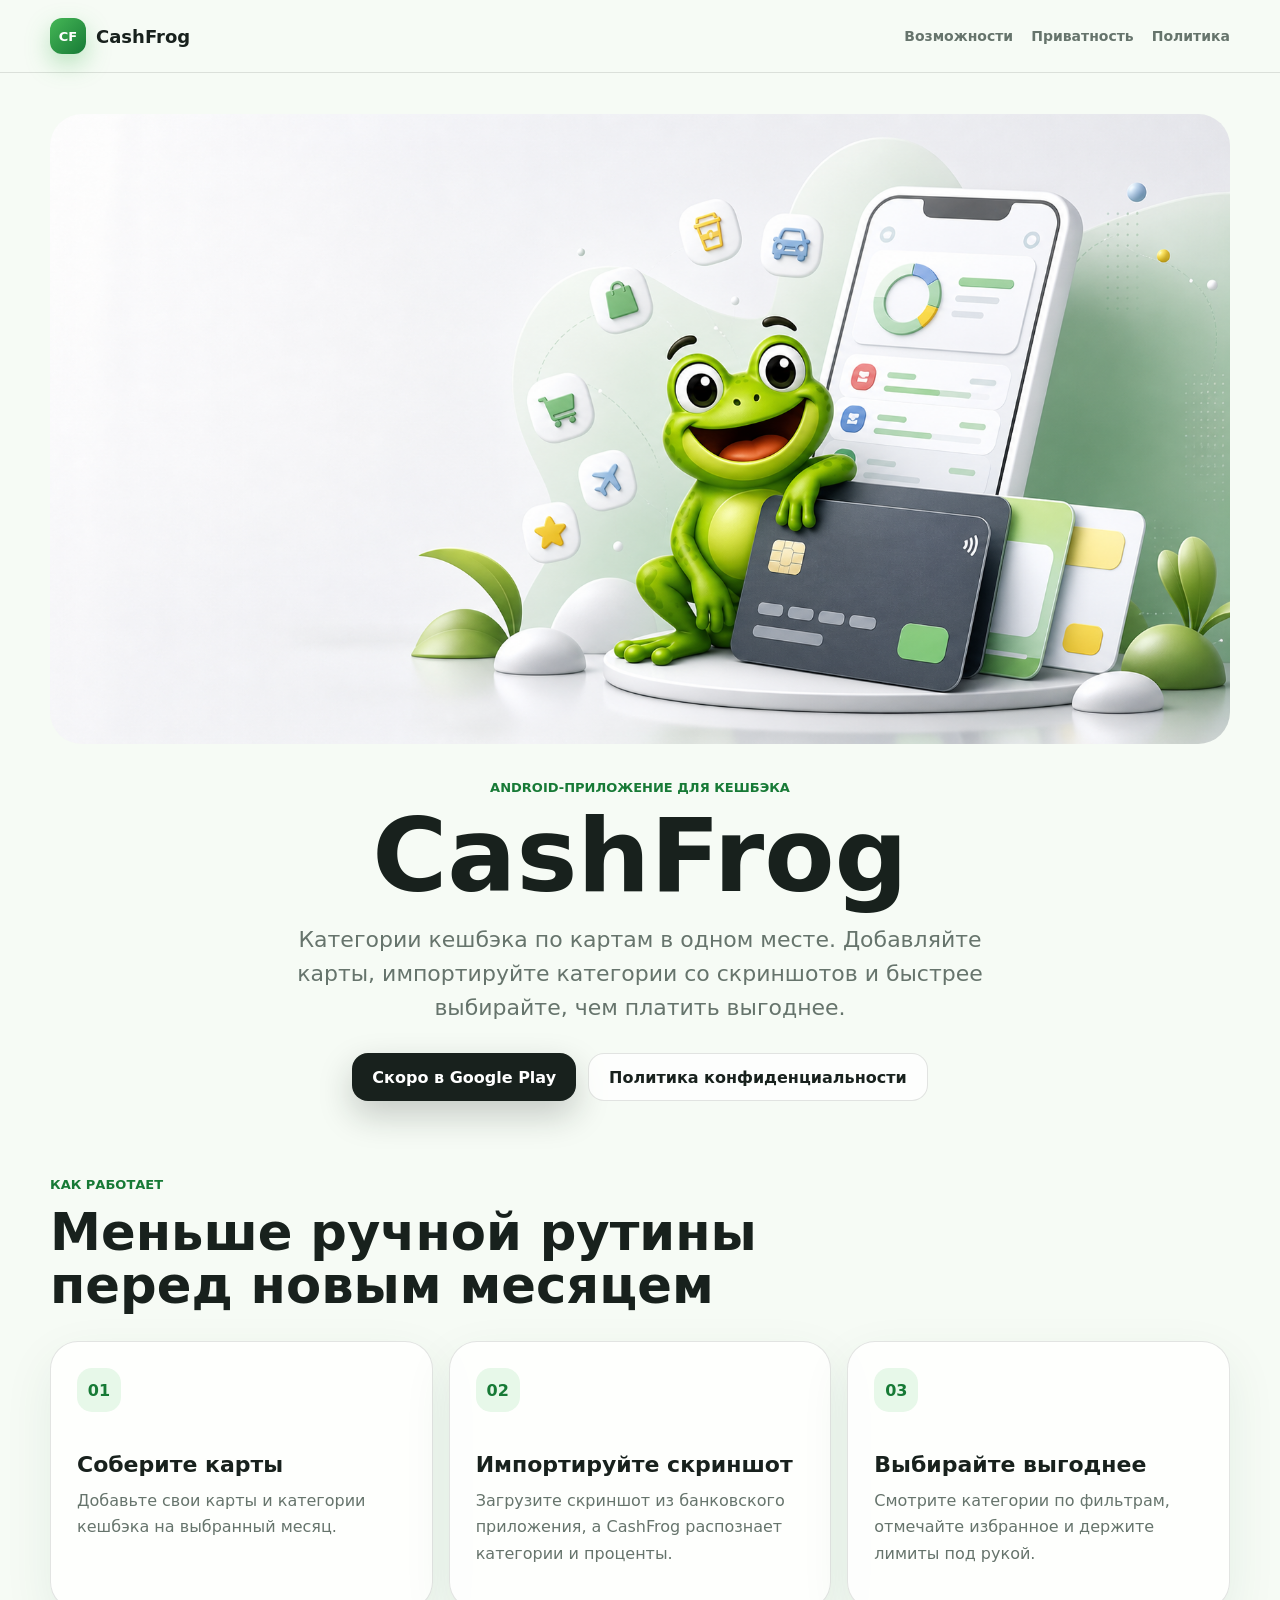
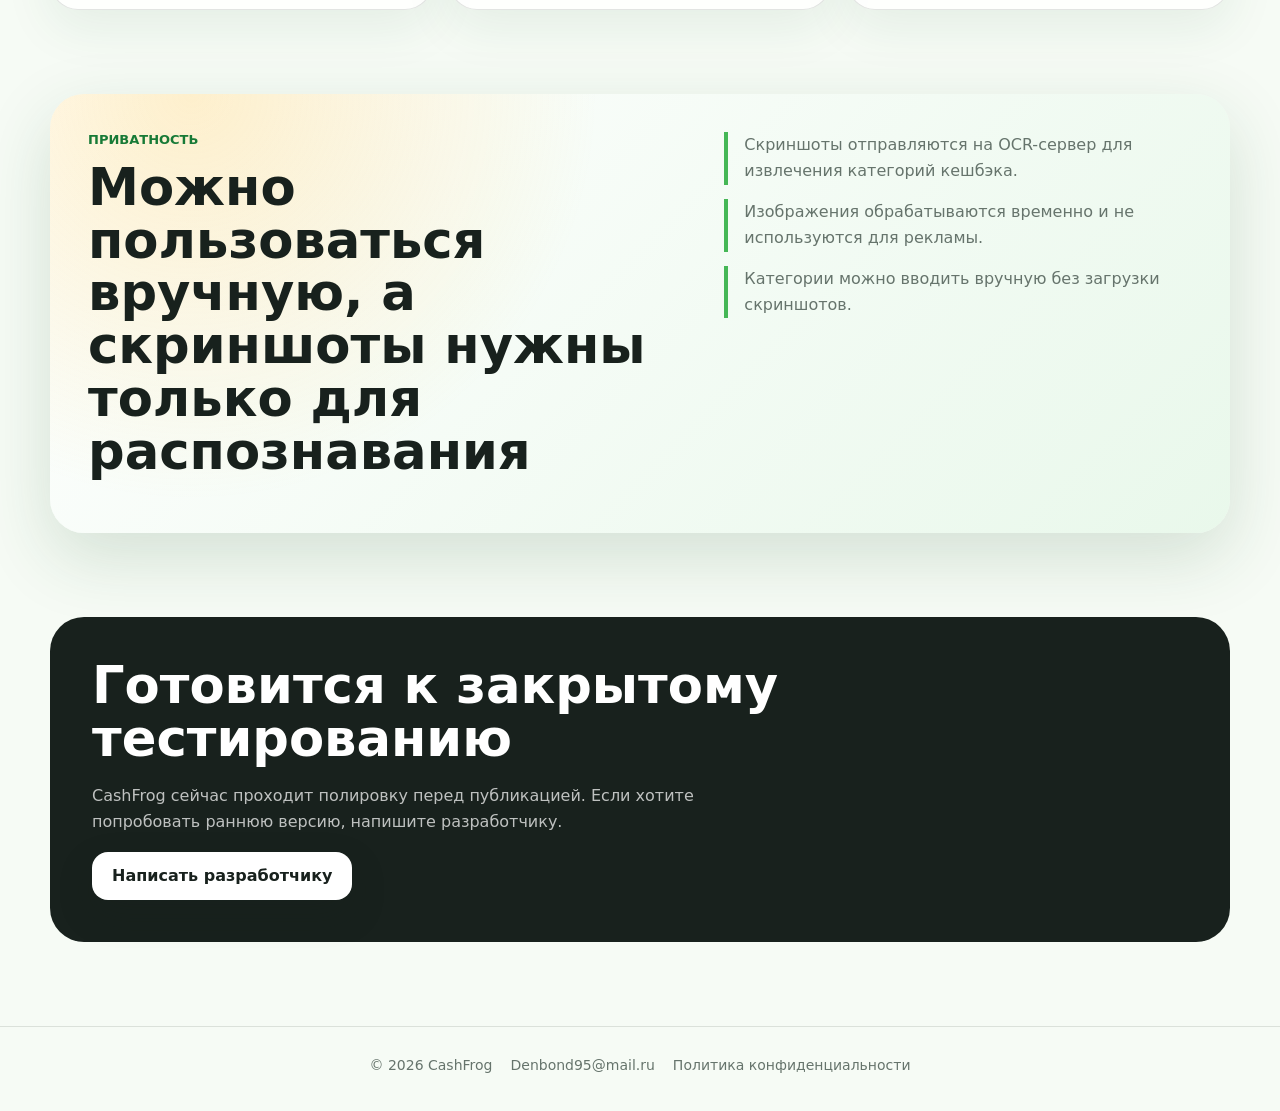
<file: index.html>
<!doctype html>
<html lang="ru">
<head>
  <meta charset="utf-8">
  <meta name="viewport" content="width=device-width, initial-scale=1">
  <meta name="description" content="CashFrog помогает хранить категории кешбэка по картам и выбирать выгодную карту для покупок.">
  <title>CashFrog — категории кешбэка по картам</title>
  <link rel="stylesheet" href="styles.css">
</head>
<body>
  <header class="site-header">
    <a class="brand" href="./" aria-label="CashFrog">
      <span class="brand-mark">CF</span>
      <span>CashFrog</span>
    </a>
    <nav class="nav" aria-label="Навигация">
      <a href="#features">Возможности</a>
      <a href="#privacy">Приватность</a>
      <a href="privacy.html">Политика</a>
    </nav>
  </header>

  <main>
    <section class="hero">
      <div class="hero-art" aria-hidden="true">
        <img src="assets/hero-cashfrog.png" alt="">
      </div>
      <div class="hero-copy">
        <p class="eyebrow">Android-приложение для кешбэка</p>
        <h1>CashFrog</h1>
        <p class="lead">Категории кешбэка по картам в одном месте. Добавляйте карты, импортируйте категории со скриншотов и быстрее выбирайте, чем платить выгоднее.</p>
        <div class="actions">
          <a class="button primary" href="#release">Скоро в Google Play</a>
          <a class="button secondary" href="privacy.html">Политика конфиденциальности</a>
        </div>
      </div>
    </section>

    <section class="section" id="features">
      <div class="section-heading">
        <p class="eyebrow">Как работает</p>
        <h2>Меньше ручной рутины перед новым месяцем</h2>
      </div>
      <div class="feature-grid">
        <article class="feature">
          <span class="feature-icon">01</span>
          <h3>Соберите карты</h3>
          <p>Добавьте свои карты и категории кешбэка на выбранный месяц.</p>
        </article>
        <article class="feature">
          <span class="feature-icon">02</span>
          <h3>Импортируйте скриншот</h3>
          <p>Загрузите скриншот из банковского приложения, а CashFrog распознает категории и проценты.</p>
        </article>
        <article class="feature">
          <span class="feature-icon">03</span>
          <h3>Выбирайте выгоднее</h3>
          <p>Смотрите категории по фильтрам, отмечайте избранное и держите лимиты под рукой.</p>
        </article>
      </div>
    </section>

    <section class="privacy-band" id="privacy">
      <div>
        <p class="eyebrow">Приватность</p>
        <h2>Можно пользоваться вручную, а скриншоты нужны только для распознавания</h2>
      </div>
      <div class="privacy-points">
        <p>Скриншоты отправляются на OCR-сервер для извлечения категорий кешбэка.</p>
        <p>Изображения обрабатываются временно и не используются для рекламы.</p>
        <p>Категории можно вводить вручную без загрузки скриншотов.</p>
      </div>
    </section>

    <section class="release" id="release">
      <h2>Готовится к закрытому тестированию</h2>
      <p>CashFrog сейчас проходит полировку перед публикацией. Если хотите попробовать раннюю версию, напишите разработчику.</p>
      <a class="button primary" href="mailto:Denbond95@mail.ru">Написать разработчику</a>
    </section>
  </main>

  <footer class="site-footer">
    <span>© 2026 CashFrog</span>
    <a href="mailto:Denbond95@mail.ru">Denbond95@mail.ru</a>
    <a href="privacy.html">Политика конфиденциальности</a>
  </footer>
</body>
</html>
</file>
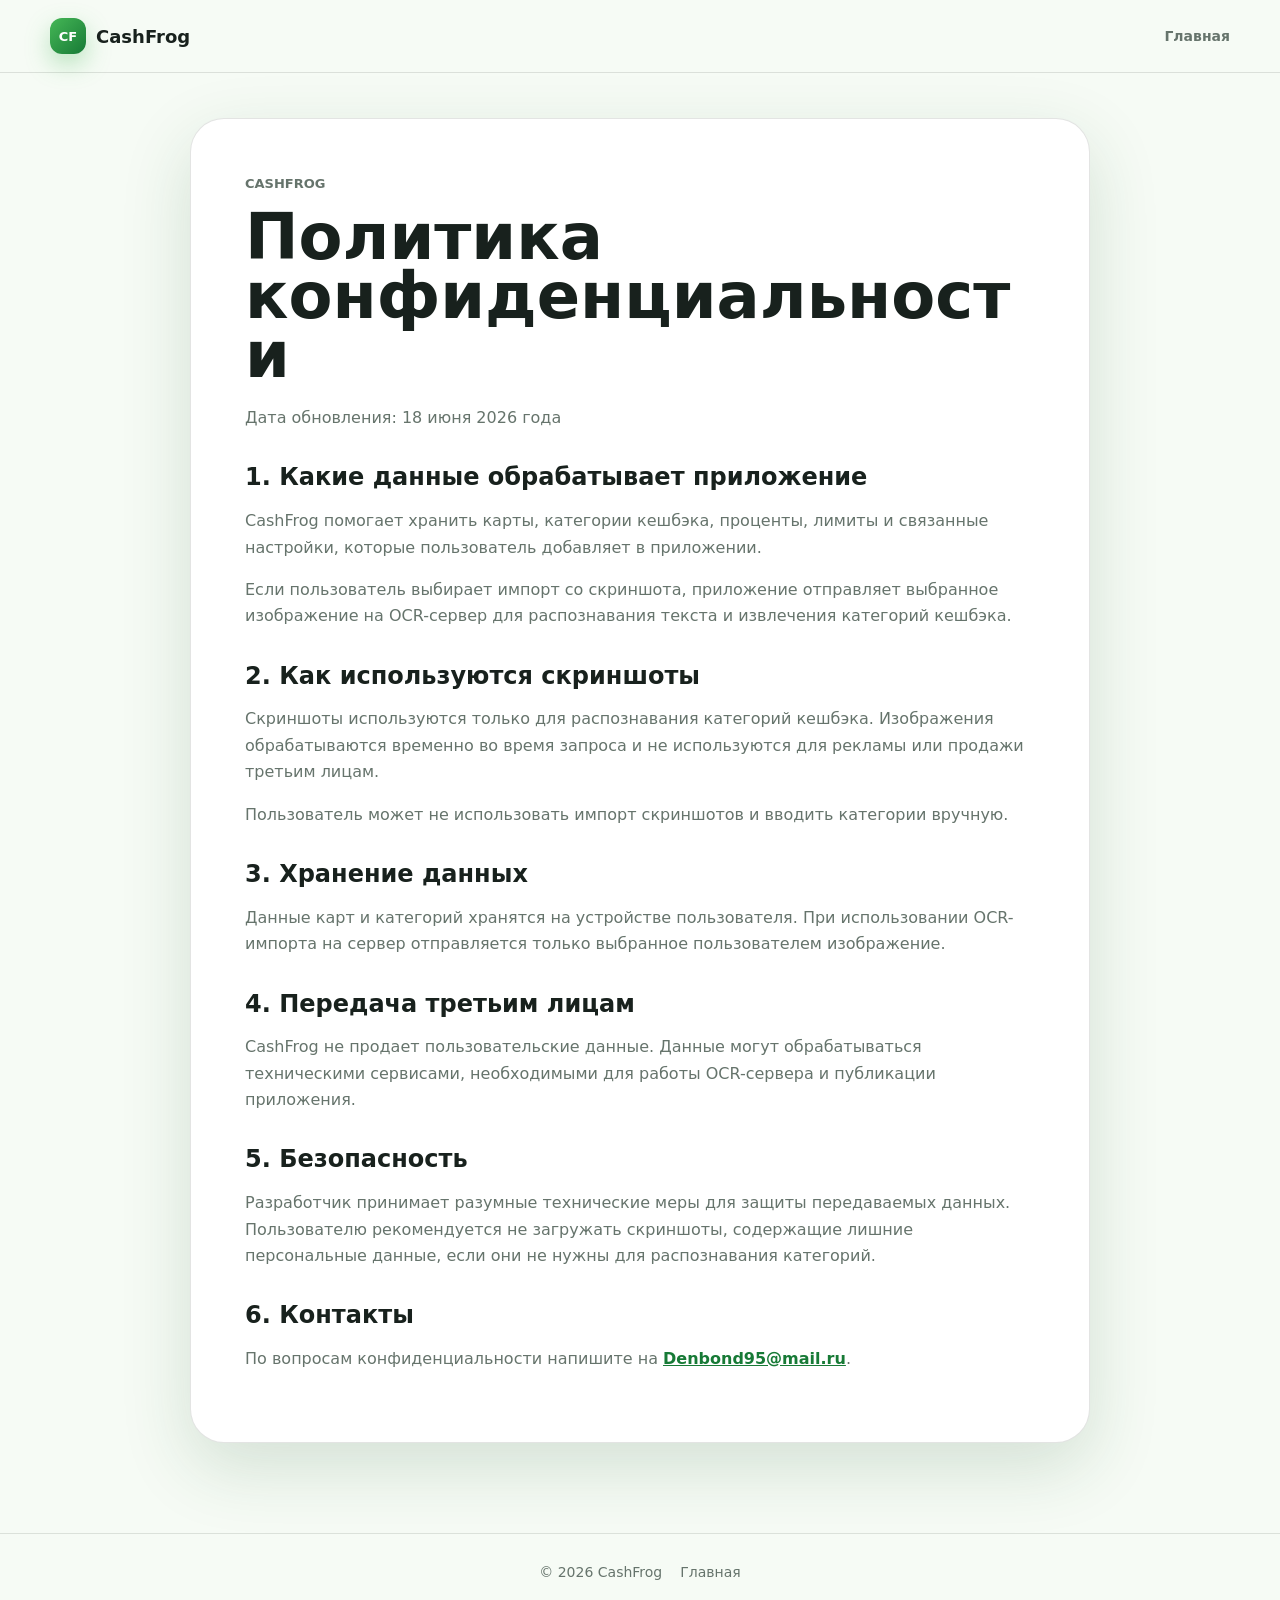
<file: privacy.html>
<!doctype html>
<html lang="ru">
<head>
  <meta charset="utf-8">
  <meta name="viewport" content="width=device-width, initial-scale=1">
  <title>Политика конфиденциальности — CashFrog</title>
  <link rel="stylesheet" href="styles.css">
</head>
<body>
  <header class="site-header">
    <a class="brand" href="./" aria-label="CashFrog">
      <span class="brand-mark">CF</span>
      <span>CashFrog</span>
    </a>
    <nav class="nav" aria-label="Навигация">
      <a href="./">Главная</a>
    </nav>
  </header>

  <main class="legal-page">
    <article class="legal-card">
      <p class="eyebrow">CashFrog</p>
      <h1>Политика конфиденциальности</h1>
      <p class="muted">Дата обновления: 18 июня 2026 года</p>

      <h2>1. Какие данные обрабатывает приложение</h2>
      <p>CashFrog помогает хранить карты, категории кешбэка, проценты, лимиты и связанные настройки, которые пользователь добавляет в приложении.</p>
      <p>Если пользователь выбирает импорт со скриншота, приложение отправляет выбранное изображение на OCR-сервер для распознавания текста и извлечения категорий кешбэка.</p>

      <h2>2. Как используются скриншоты</h2>
      <p>Скриншоты используются только для распознавания категорий кешбэка. Изображения обрабатываются временно во время запроса и не используются для рекламы или продажи третьим лицам.</p>
      <p>Пользователь может не использовать импорт скриншотов и вводить категории вручную.</p>

      <h2>3. Хранение данных</h2>
      <p>Данные карт и категорий хранятся на устройстве пользователя. При использовании OCR-импорта на сервер отправляется только выбранное пользователем изображение.</p>

      <h2>4. Передача третьим лицам</h2>
      <p>CashFrog не продает пользовательские данные. Данные могут обрабатываться техническими сервисами, необходимыми для работы OCR-сервера и публикации приложения.</p>

      <h2>5. Безопасность</h2>
      <p>Разработчик принимает разумные технические меры для защиты передаваемых данных. Пользователю рекомендуется не загружать скриншоты, содержащие лишние персональные данные, если они не нужны для распознавания категорий.</p>

      <h2>6. Контакты</h2>
      <p>По вопросам конфиденциальности напишите на <a href="mailto:Denbond95@mail.ru">Denbond95@mail.ru</a>.</p>
    </article>
  </main>

  <footer class="site-footer">
    <span>© 2026 CashFrog</span>
    <a href="./">Главная</a>
  </footer>
</body>
</html>
</file>
<file: styles.css>
:root {
  color-scheme: light;
  --bg: #f6fbf5;
  --surface: #ffffff;
  --ink: #18211d;
  --muted: #66746c;
  --line: rgba(24, 33, 29, 0.12);
  --green: #45b756;
  --green-dark: #177a36;
  --yellow: #ffc94d;
  --blue: #4d8df7;
  --shadow: 0 24px 70px rgba(28, 84, 45, 0.16);
}

* {
  box-sizing: border-box;
}

html {
  scroll-behavior: smooth;
}

body {
  margin: 0;
  min-width: 320px;
  background: var(--bg);
  color: var(--ink);
  font-family: Inter, system-ui, -apple-system, BlinkMacSystemFont, "Segoe UI", sans-serif;
}

a {
  color: inherit;
}

.site-header {
  position: sticky;
  top: 0;
  z-index: 10;
  display: flex;
  align-items: center;
  justify-content: space-between;
  gap: 24px;

  width: 100%;
  padding: 18px max(20px, calc((100% - 1180px) / 2));

  background: var(--bg);
  box-shadow: 0 1px 0 var(--line);
}

.brand {
  display: inline-flex;
  align-items: center;
  gap: 10px;
  color: var(--ink);
  font-size: 18px;
  font-weight: 800;
  text-decoration: none;
}

.brand-mark {
  display: grid;
  place-items: center;
  width: 36px;
  height: 36px;
  border-radius: 12px;
  background: linear-gradient(135deg, var(--green), var(--green-dark));
  color: white;
  font-size: 13px;
  box-shadow: 0 10px 24px rgba(69, 183, 86, 0.35);
}

.nav {
  display: flex;
  align-items: center;
  gap: 18px;
  color: var(--muted);
  font-size: 14px;
  font-weight: 650;
}

.nav a {
  text-decoration: none;
}

.nav a:hover {
  color: var(--ink);
}

.hero {
  display: grid;
  grid-template-columns: minmax(0, 0.82fr) minmax(420px, 1.18fr);
  align-items: center;
  width: min(1180px, calc(100% - 40px));
  min-height: calc(100vh - 84px);
  margin: 0 auto;
  padding: 42px 0 76px;
}

.hero-copy {
  position: relative;
  z-index: 2;
  max-width: 540px;
}

.eyebrow {
  margin: 0 0 14px;
  color: var(--green-dark);
  font-size: 13px;
  font-weight: 850;
  letter-spacing: 0;
  text-transform: uppercase;
}

h1,
h2,
h3,
p {
  margin-top: 0;
}

h1 {
  margin-bottom: 20px;
  font-size: clamp(54px, 8vw, 104px);
  line-height: 0.92;
  letter-spacing: 0;
}

h2 {
  margin-bottom: 18px;
  font-size: clamp(30px, 4vw, 52px);
  line-height: 1.03;
  letter-spacing: 0;
}

h3 {
  margin-bottom: 10px;
  font-size: 22px;
  line-height: 1.15;
}

.lead {
  margin-bottom: 28px;
  color: var(--muted);
  font-size: clamp(18px, 2vw, 22px);
  line-height: 1.55;
}

.actions {
  display: flex;
  flex-wrap: wrap;
  gap: 12px;
}

.button {
  display: inline-flex;
  align-items: center;
  justify-content: center;
  min-height: 48px;
  border-radius: 16px;
  padding: 0 20px;
  font-weight: 800;
  text-decoration: none;
}

.button.primary {
  background: var(--ink);
  color: white;
  box-shadow: 0 14px 34px rgba(24, 33, 29, 0.22);
}

.button.secondary {
  border: 1px solid var(--line);
  background: rgba(255, 255, 255, 0.74);
  color: var(--ink);
}

.hero-art {
  position: relative;
  min-height: 560px;
}

.hero-art img {
  position: absolute;
  right: max(-120px, -9vw);
  top: 50%;
  width: min(980px, 74vw);
  max-width: none;
  transform: translateY(-50%);
  filter: drop-shadow(var(--shadow));
}

.section,
.privacy-band,
.release {
  width: min(1180px, calc(100% - 40px));
  margin: 0 auto 84px;
}

.section-heading {
  max-width: 760px;
  margin-bottom: 30px;
}

.feature-grid {
  display: grid;
  grid-template-columns: repeat(3, minmax(0, 1fr));
  gap: 16px;
}

.feature {
  min-height: 230px;
  border: 1px solid var(--line);
  border-radius: 28px;
  padding: 26px;
  background: rgba(255, 255, 255, 0.82);
  box-shadow: 0 18px 50px rgba(31, 87, 48, 0.08);
}

.feature-icon {
  display: inline-flex;
  align-items: center;
  justify-content: center;
  width: 44px;
  height: 44px;
  margin-bottom: 40px;
  border-radius: 15px;
  background: #e7f8e9;
  color: var(--green-dark);
  font-weight: 900;
}

.feature p,
.privacy-points p,
.release p,
.legal-card p,
.muted {
  color: var(--muted);
  line-height: 1.65;
}

.privacy-band {
  display: grid;
  grid-template-columns: minmax(0, 0.95fr) minmax(320px, 0.75fr);
  gap: 44px;
  align-items: start;
  border-radius: 34px;
  padding: 38px;
  background:
    radial-gradient(circle at 12% 0%, rgba(255, 201, 77, 0.28), transparent 36%),
    linear-gradient(135deg, #ffffff, #e9f8eb);
  box-shadow: var(--shadow);
}

.privacy-points {
  display: grid;
  gap: 14px;
}

.privacy-points p {
  margin: 0;
  border-left: 4px solid var(--green);
  padding-left: 16px;
}

.release {
  border-radius: 34px;
  padding: 42px;
  background: var(--ink);
  color: white;
}

.release p {
  max-width: 680px;
  color: rgba(255, 255, 255, 0.72);
}

.release .button.primary {
  background: white;
  color: var(--ink);
}

.site-footer {
  display: flex;
  flex-wrap: wrap;
  justify-content: center;
  gap: 18px;
  border-top: 1px solid var(--line);
  padding: 30px 20px 38px;
  color: var(--muted);
  font-size: 14px;
}

.site-footer a {
  text-decoration: none;
}

.legal-page {
  width: min(900px, calc(100% - 40px));
  margin: 46px auto 90px;
}

.legal-card {
  border: 1px solid var(--line);
  border-radius: 34px;
  padding: clamp(26px, 5vw, 54px);
  background: white;
  box-shadow: var(--shadow);
}

.legal-card h1 {
  font-size: clamp(38px, 6vw, 64px);
}

.legal-card h2 {
  margin-top: 34px;
  font-size: 24px;
}

.legal-card a {
  color: var(--green-dark);
  font-weight: 800;
}

@media (max-width: 920px) {
  .hero {
    grid-template-columns: 1fr;
    width: min(100% - 28px, 720px);
    min-height: auto;
    padding: 12px 0 56px;
  }

  .hero-art {
    min-height: auto;
    margin-bottom: 32px;
    overflow: hidden;
    border-radius: 28px;
  }

  .hero-art img {
    position: static;
    display: block;
    width: 100%;
    max-width: 100%;
    height: auto;
    transform: none;
  }

  .hero-copy {
    max-width: 680px;
  }

  .feature-grid,
  .privacy-band {
    grid-template-columns: 1fr;
  }

  .section,
  .privacy-band,
  .release {
    width: min(100% - 28px, 720px);
    margin-bottom: 52px;
  }
}

@media (max-width: 560px) {
  .site-header {
    align-items: flex-start;
    flex-direction: column;
    gap: 14px;
  }

  .nav {
    flex-wrap: wrap;
  }

  .button {
    width: 100%;
  }

  .feature,
  .privacy-band,
  .release,
  .legal-card {
    border-radius: 24px;
    padding: 24px;
  }

  .legal-page {
    width: min(100% - 28px, 720px);
    margin: 24px auto 60px;
  }

  .legal-card h1 {
    font-size: 26px;
    line-height: 1.08;
    overflow-wrap: normal;
    word-break: normal;
    hyphens: none;
  }

  .legal-card h2 {
    font-size: 21px;
    line-height: 1.12;
  }
}

@media (min-width: 921px) {
  .hero {
    display: flex;
    flex-direction: column;
    align-items: center;
    gap: 36px;

    width: min(1180px, calc(100% - 40px));
    min-height: auto;
    margin: 0 auto;
    padding: 42px 0 76px;
  }

  .hero-art {
    width: 100%;
    min-height: 0;
    overflow: hidden;
    border-radius: 32px;
  }

  .hero-art img {
    position: static;
    display: block;
    width: 100%;
    max-width: 100%;
    height: auto;
    transform: none;
    filter: drop-shadow(var(--shadow));
  }

  .hero-copy {
    max-width: 760px;
    text-align: center;
  }

  .actions {
    justify-content: center;
  }
}

.legal-card h1 {
  overflow-wrap: anywhere;
  word-break: normal;
  hyphens: auto;
}
</file>
